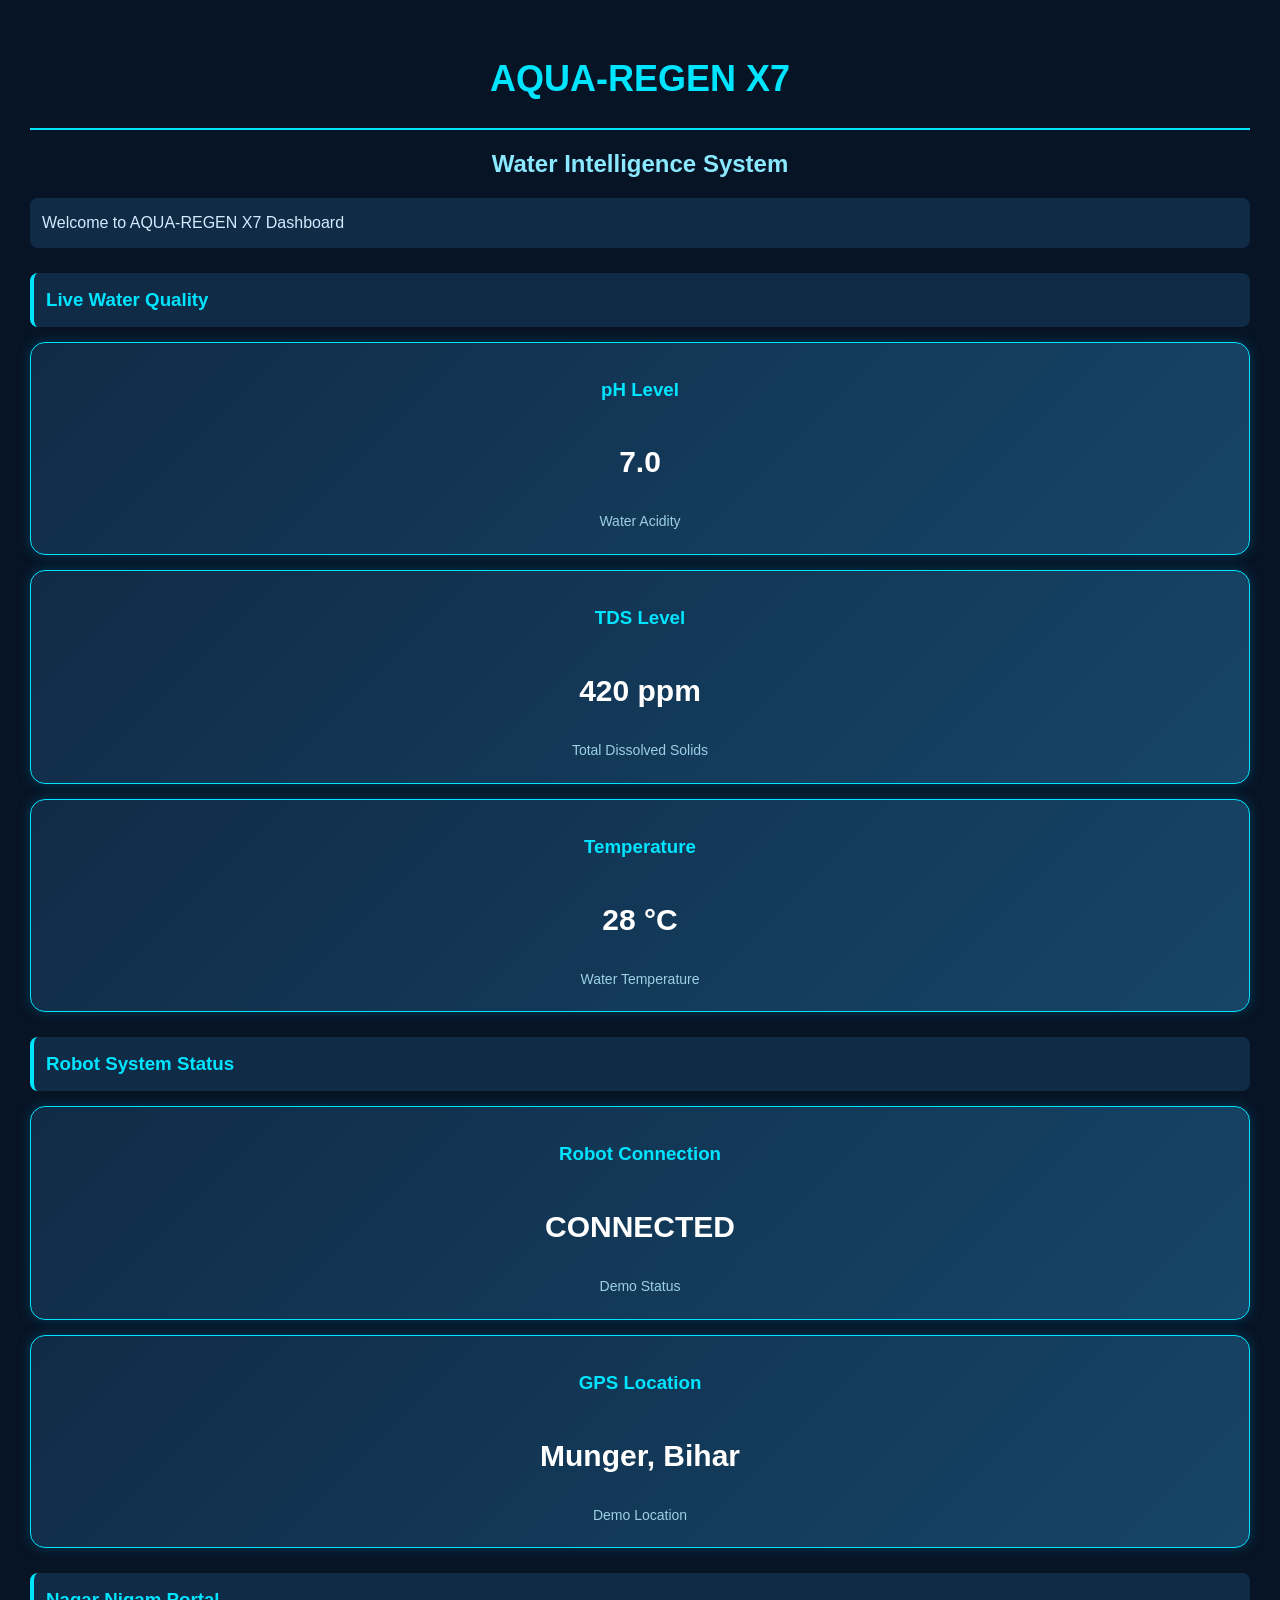
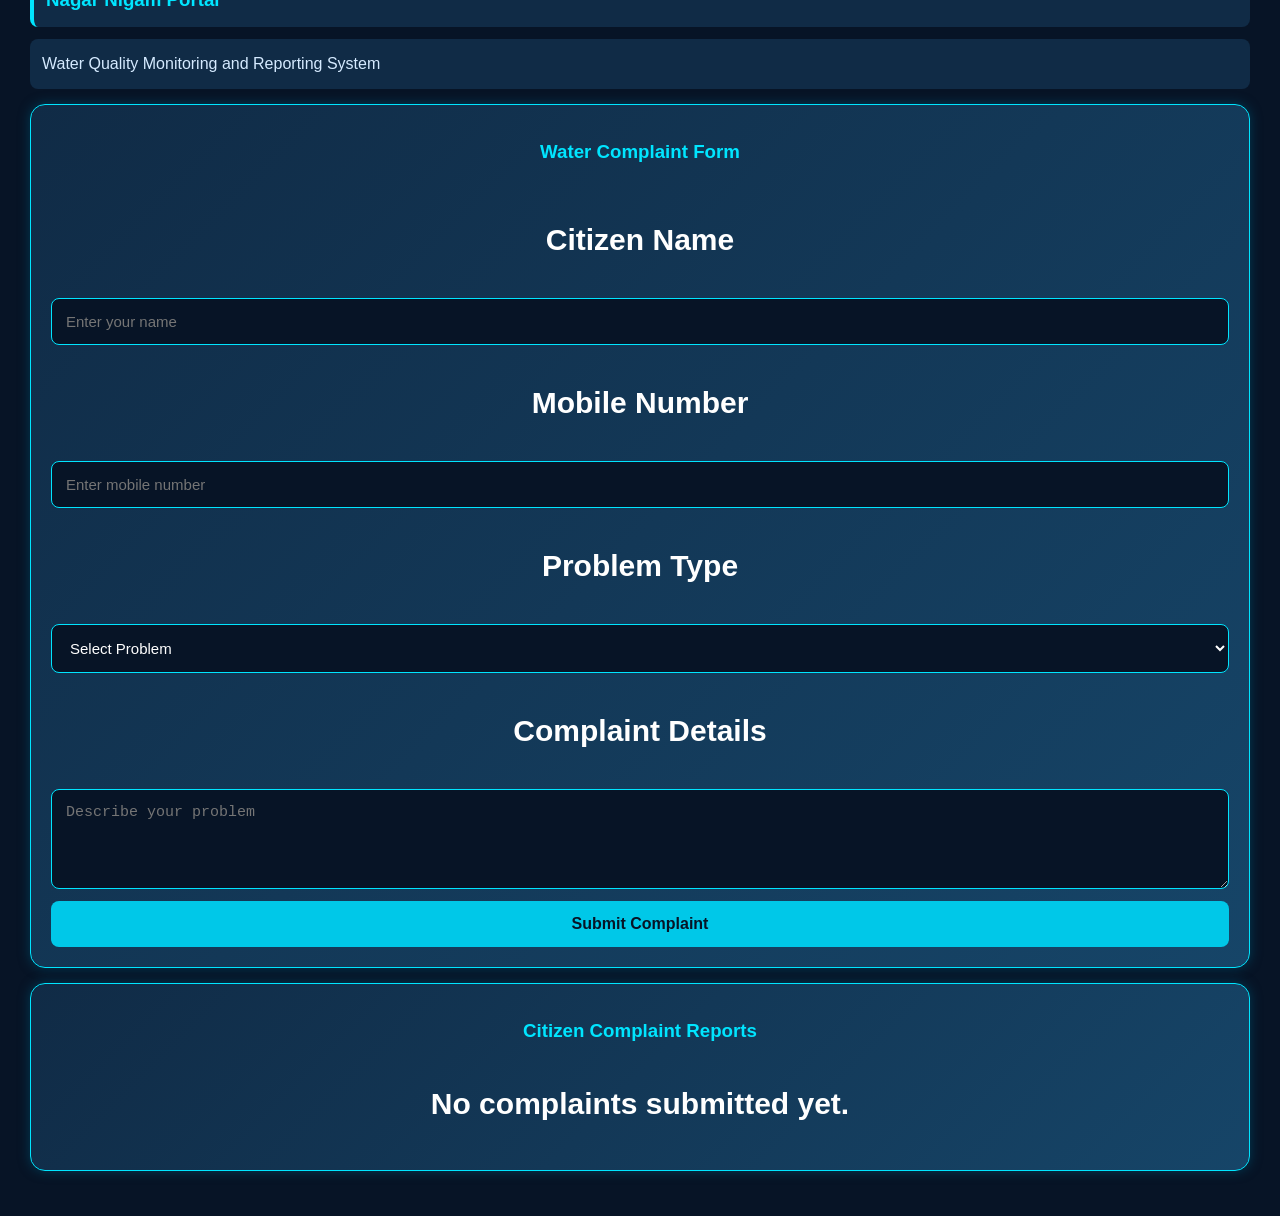
<file: index.html>
<!DOCTYPE html>
<html lang="en">
<head>
    <meta charset="UTF-8">
    <meta name="viewport" content="width=device-width, initial-scale=1.0">
    <title>AQUA-REGEN X7</title>
    <link rel="stylesheet" href="style.css">
</head>
<body>

    <h1>AQUA-REGEN X7</h1>
    <h2>Water Intelligence System</h2>

    <p>Welcome to AQUA-REGEN X7 Dashboard</p>

    <h3>Live Water Quality</h3>

    <div class="water-card">
    <h3>pH Level</h3>
    <p>7.0</p>
    <span>Water Acidity</span>
</div>

<div class="water-card">
    <h3>TDS Level</h3>
    <p>420 ppm</p>
    <span>Total Dissolved Solids</span>
</div>

<div class="water-card">
    <h3>Temperature</h3>
    <p>28 °C</p>
    <span>Water Temperature</span>
</div>
<h3>Robot System Status</h3>

<div class="water-card">
    <h3>Robot Connection</h3>
    <p>CONNECTED</p>
    <span>Demo Status</span>
</div>

<div class="water-card">
    <h3>GPS Location</h3>
    <p>Munger, Bihar</p>
    <span>Demo Location</span>
</div>
    <h3>Nagar Nigam Portal</h3>
    <p>Water Quality Monitoring and Reporting System</p>

    <div class="water-card">

    <h3>Water Complaint Form</h3>

    <form id="complaintForm">

        <p>Citizen Name</p>
        <input type="text" placeholder="Enter your name" required>

        <p>Mobile Number</p>
        <input type="tel" placeholder="Enter mobile number" required>

        <p>Problem Type</p>
        <select required>
            <option value="">Select Problem</option>
            <option>Dirty Water</option>
            <option>Water Leakage</option>
            <option>No Water Supply</option>
            <option>Drainage Problem</option>
        </select>

        <p>Complaint Details</p>
        <textarea placeholder="Describe your problem" required></textarea>

        <button type="submit">Submit Complaint</button>

    </form>

    </div>
    <div class="water-card">
    <h3>Citizen Complaint Reports</h3>
    <div id="reportsList">
        <p>No complaints submitted yet.</p>
    </div>
</div>
<script src="script.js"></script>
</body>
</html>
</file>
<file: style.css>
* {
    margin: 0;
    padding: 0;
    box-sizing: border-box;
}

body {
    background: #071426;
    color: white;
    font-family: Arial, sans-serif;
    padding: 30px;
}

h1 {
    color: #00e5ff;
    font-size: 36px;
    margin-bottom: 15px;
}

h2 {
    color: #8be9ff;
    margin-bottom: 15px;
}

h3 {
    color: #00e5ff;
    margin-top: 25px;
    margin-bottom: 12px;
}

p {
    color: #d5eaff;
    margin: 10px 0;
}
body {
    line-height: 1.6;
}

h1 {
    text-align: center;
    padding: 20px;
    border-bottom: 2px solid #00e5ff;
}

h2 {
    text-align: center;
}

h3 {
    background: #102b46;
    padding: 12px;
    border-left: 4px solid #00e5ff;
    border-radius: 8px;
}

p {
    background: #102b46;
    padding: 12px;
    border-radius: 8px;
}
.water-card {
    background: linear-gradient(135deg, #102b46, #164568);
    border: 1px solid #00e5ff;
    border-radius: 15px;
    padding: 20px;
    margin: 15px 0;
    text-align: center;
    box-shadow: 0 0 12px #003b55;
}

.water-card h3 {
    color: #00e5ff;
    background: transparent;
    border: none;
    margin: 0;
}

.water-card p {
    font-size: 30px;
    font-weight: bold;
    color: white;
    background: transparent;
    margin: 10px 0;
}

.water-card span {
    color: #9ccfe5;
    font-size: 14px;
}
/* Complaint Form Design */

form {
    display: flex;
    flex-direction: column;
    gap: 12px;
    margin-top: 15px;
}

input, select, textarea {
    width: 100%;
    padding: 14px;
    background: #071426;
    color: white;
    border: 1px solid #00e5ff;
    border-radius: 8px;
    font-size: 15px;
}

textarea {
    min-height: 100px;
    resize: vertical;
}

button {
    background: #00c8e8;
    color: #071426;
    padding: 14px;
    border: none;
    border-radius: 8px;
    font-size: 16px;
    font-weight: bold;
    cursor: pointer;
}

button:hover {
    background: #8be9ff;
}
</file>
